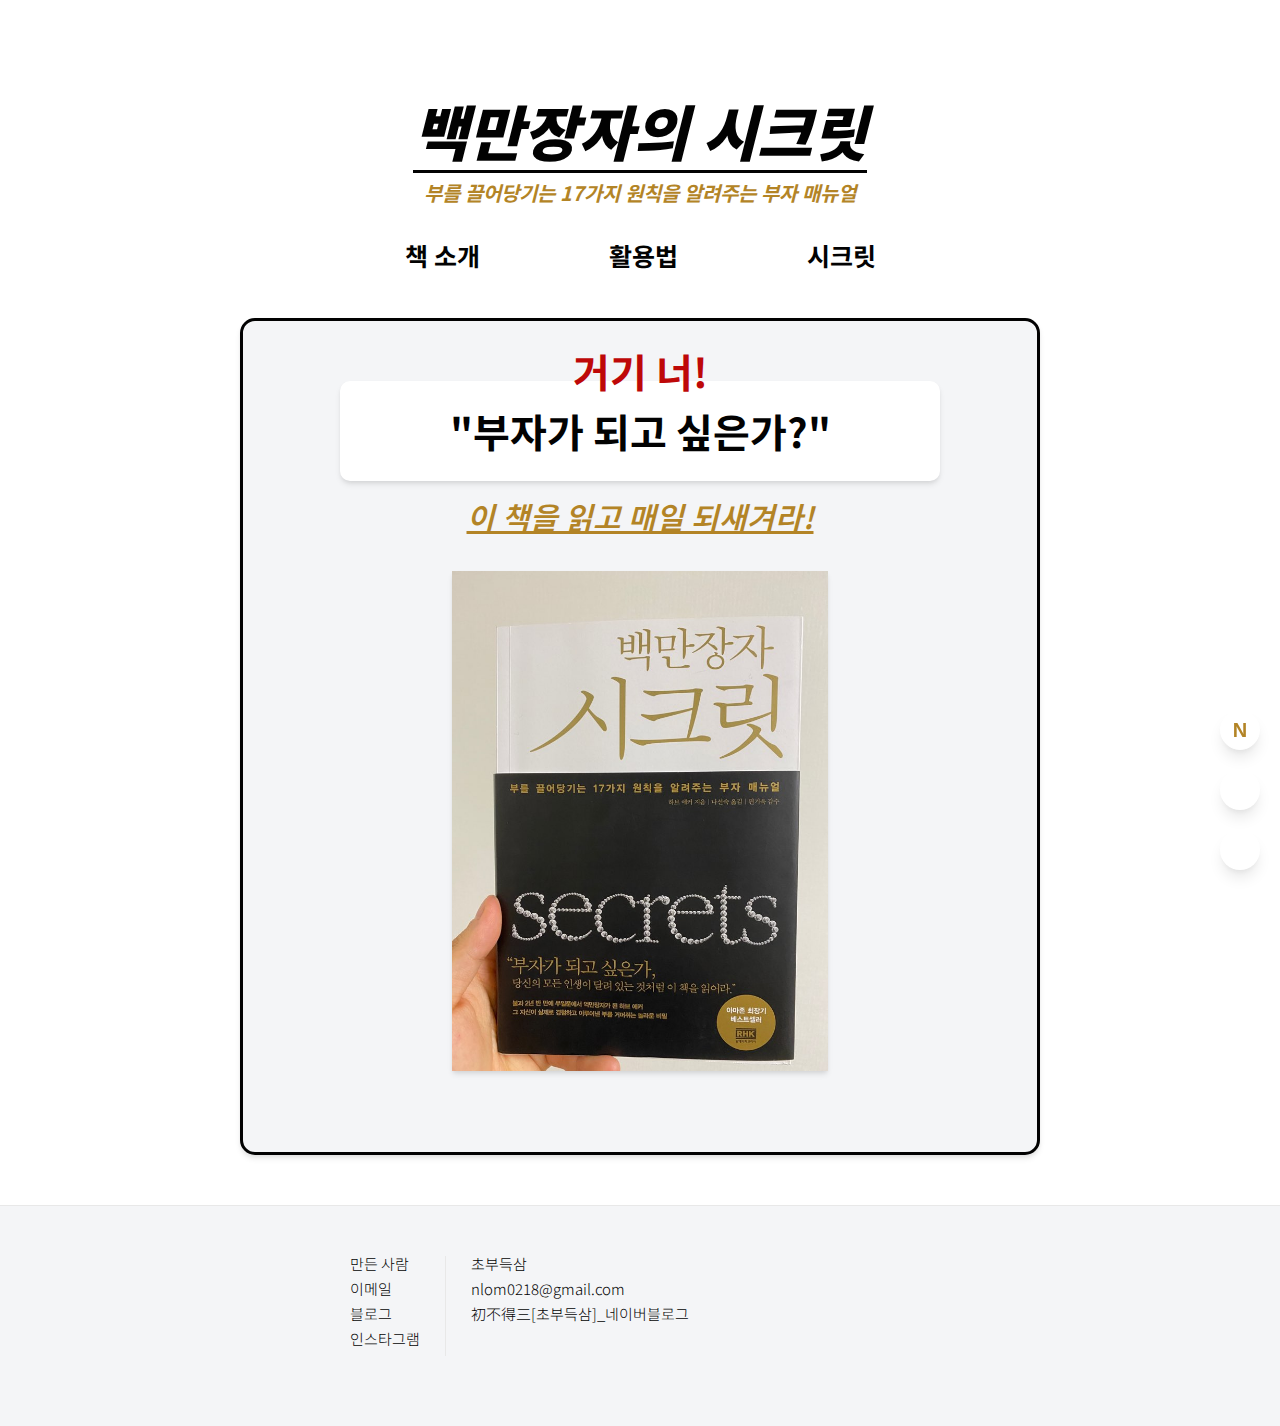
<file: index.html>
<!DOCTYPE html>
<html lang="en">
  <head>
    <meta charset="UTF-8" />
    <meta name="viewport" content="width=device-width, initial-scale=1.0" />
    <title>백만장자의 시크릿</title>
    <link rel="stylesheet" href="css/styles.css" />
    <link
      rel="stylesheet"
      href="https://use.fontawesome.com/releases/v5.14.0/css/all.css"
      integrity="sha384-HzLeBuhoNPvSl5KYnjx0BT+WB0QEEqLprO+NBkkk5gbc67FTaL7XIGa2w1L0Xbgc"
      crossorigin="anonymous"
    />
  </head>
  <body id="body">
    <header class="main">
      <a href="index.html"><h1 class="main_title">백만장자의 시크릿</h1> </a>
      <h2 class="main_sub-title">
        부를 끌어당기는 17가지 원칙을 알려주는 부자 매뉴얼
      </h2>
    </header>
    <nav class="nav-bar">
      <ul class="list">
        <a href="intro.html">
          <li class="item">책 소개</li>
        </a>
        <a href="uses.html">
          <li class="item">활용법</li>
        </a>
        <a href="rule.html"> <li class="item">시크릿</li> </a>
      </ul>
    </nav>
    <div class="index content-frame">
      <div class="index_head">
        <div class="index_head_title">
          <div class="index_head_title_you">거기 너!</div>
          <div class="index_head_title_icon">
            <i class="fas fa-dollar-sign"></i>
          </div>
          <div class="index_head_title_name">"부자가 되고 싶은가?"</div>
          <div class="index_head_title_icon">
            <i class="fas fa-dollar-sign"></i>
          </div>
        </div>
        <div class="index_head_sub">이 책을 읽고 매일 되새겨라!</div>
        <div class="index_head_icon">
          <i class="fas fa-hand-point-down"></i>
        </div>
        <div class="index_head_img">
          <img src="images/bookcover.jpg" class="bookcover" />
        </div>
      </div>
    </div>
    <footer id="footer">
      <div class="footer-box">
        <div class="footer-left">
          <div class="footer_title">
            <div class="footer_title_list">만든 사람</div>
            <div class="footer_title_list">이메일</div>
            <div class="footer_title_list">블로그</div>
            <div class="footer_title_list">인스타그램</div>
          </div>
          <div class="footer_content">
            <div class="footer_content_list">초부득삼</div>
            <div class="footer_content_list">nlom0218@gmail.com</div>

            <div class="footer_content_list">
              <a href="https://blog.naver.com/nlom0218" target="blank"
                >初不得三[초부득삼]_네이버블로그</a
              >
            </div>
            <div class="footer_content_list">
              <a href="https://www.instagram.com/hhhong_dong/" target="blank"
                ><i class="fab fa-instagram"></i
              ></a>
            </div>
          </div>
        </div>
        <div class="footer_right">
          <i class="fab fa-instagram"></i>
          <i class="fas fa-chalkboard-teacher"></i>
        </div>
      </div>
    </footer>
    <div class="button">
      <input
        type="button"
        value="N"
        onclick="nightDayHandler(this)"
        class="change-button"
      />
      <a href="#body"
        ><div class="up-button"><i class="fas fa-angle-up"></i></div
      ></a>
      <a href="#footer"
        ><div class="down-button">
          <i class="fas fa-angle-down"></i></div
      ></a>
    </div>
    <script src="change-button.js"></script>
  </body>
</html>
</file>
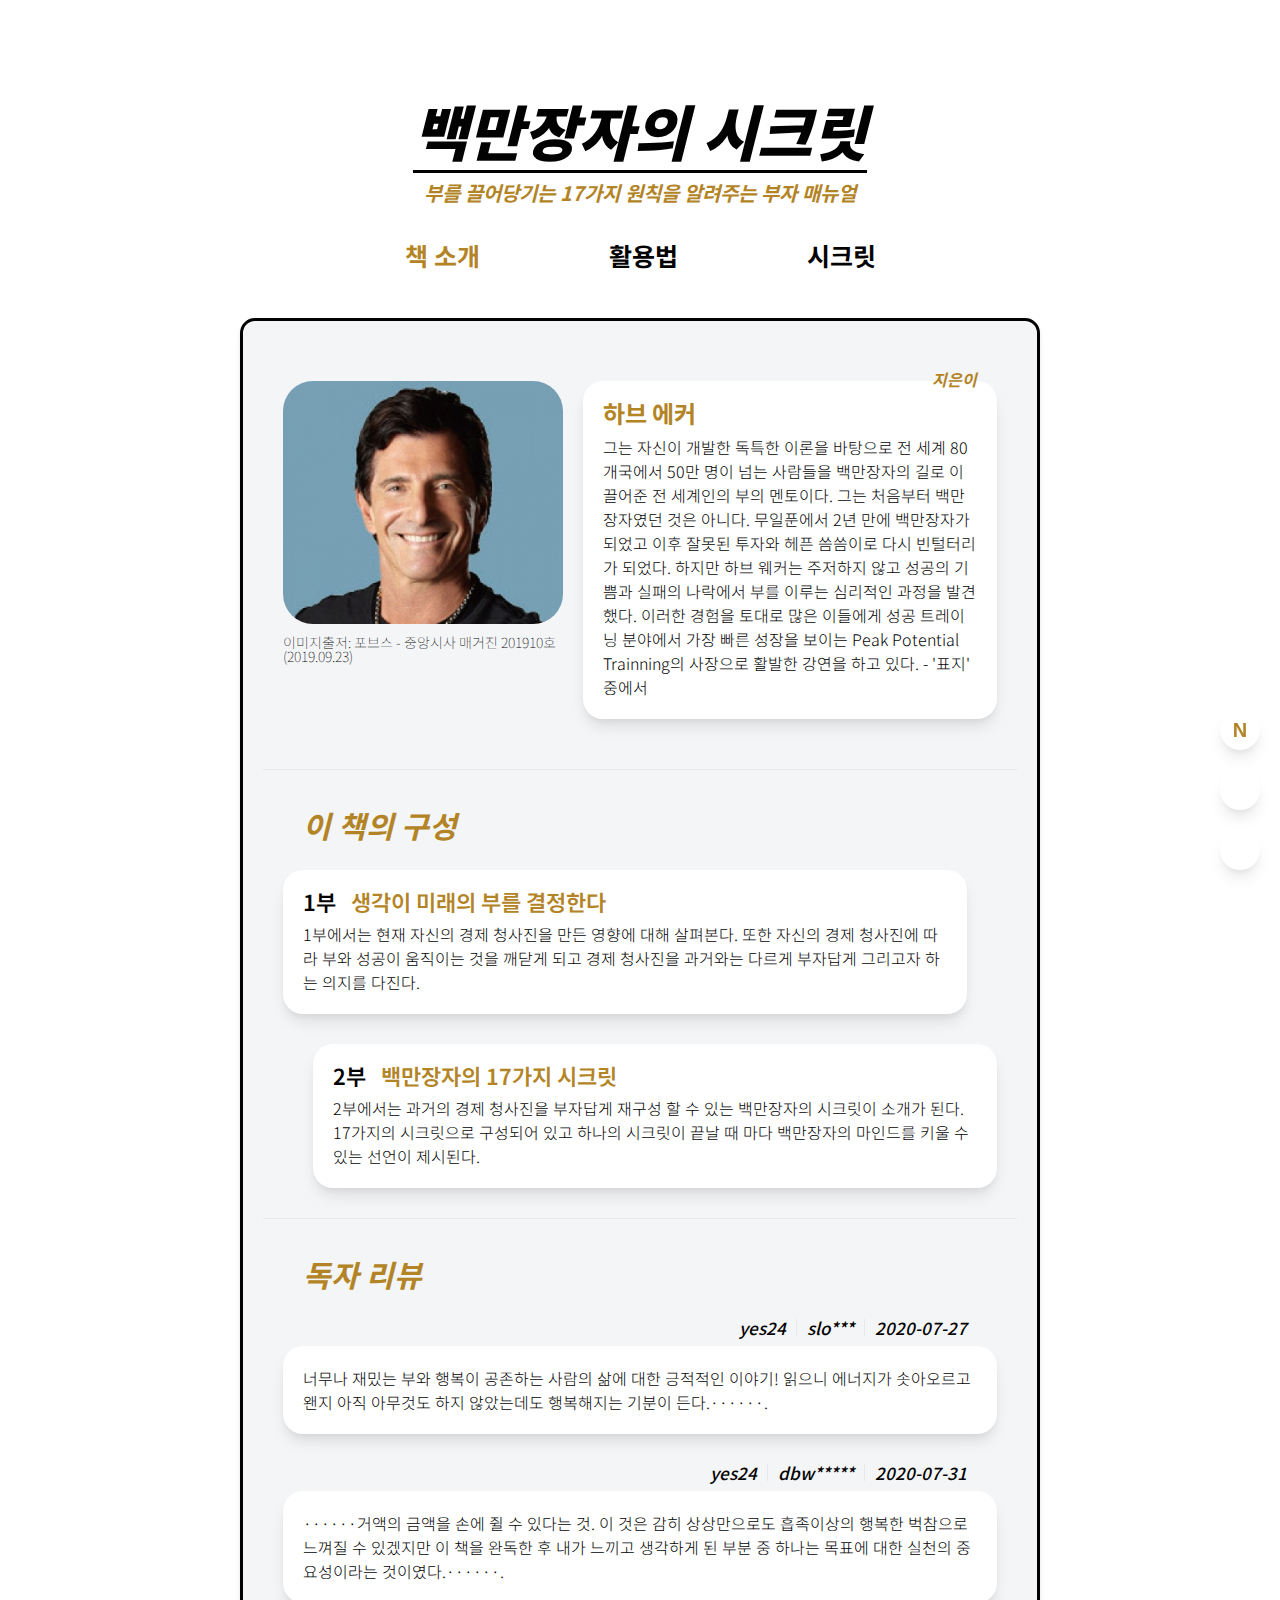
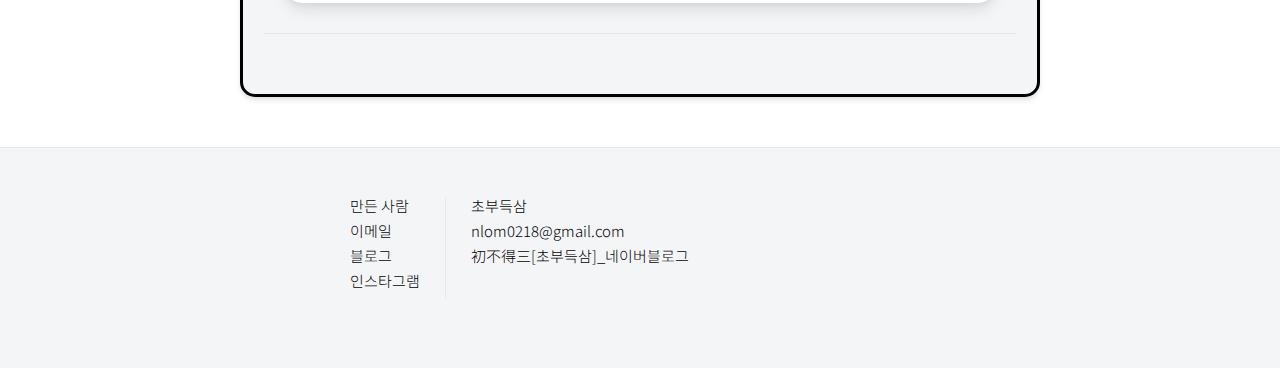
<file: intro.html>
<!DOCTYPE html>
<html lang="en">
  <head>
    <meta charset="UTF-8" />
    <meta name="viewport" content="width=device-width, initial-scale=1.0" />
    <title>백만장자의 시크릿</title>
    <link rel="stylesheet" href="css/styles.css" />
    <link
      rel="stylesheet"
      href="https://use.fontawesome.com/releases/v5.14.0/css/all.css"
      integrity="sha384-HzLeBuhoNPvSl5KYnjx0BT+WB0QEEqLprO+NBkkk5gbc67FTaL7XIGa2w1L0Xbgc"
      crossorigin="anonymous"
    />
  </head>
  <body id="body">
    <header class="main">
      <a href="index.html"><h1 class="main_title">백만장자의 시크릿</h1></a>
      <h2 class="main_sub-title">
        부를 끌어당기는 17가지 원칙을 알려주는 부자 매뉴얼
      </h2>
    </header>
    <nav class="nav-bar1">
      <ul class="list">
        <a href="intro.html"><li class="item">책 소개</li> </a>
        <a href="uses.html"><li class="item">활용법</li> </a>
        <a href="rule.html"><li class="item">시크릿</li> </a>
      </ul>
    </nav>
    <div class="intro content-frame">
      <div class="intro_author">
        <div class="intro_author_img">
          <img src="images/harveker.jpg" class="author_avator" />
          <div class="intor_author_img_souce">
            <a
              href="https://jmagazine.joins.com/forbes/view/327672"
              target="blank"
              >이미지출저: 포브스 - 중앙시사 매거진 201910호(2019.09.23)</a
            >
          </div>
        </div>
        <div class="intro_author_content back">
          <h2>지은이</h2>
          <h3>하브 에커</h3>
          <span
            >그는 자신이 개발한 독특한 이론을 바탕으로 전 세계 80개국에서 50만
            명이 넘는 사람들을 백만장자의 길로 이끌어준 전 세계인의 부의
            멘토이다. 그는 처음부터 백만장자였던 것은 아니다. 무일푼에서 2년
            만에 백만장자가 되었고 이후 잘못된 투자와 헤픈 씀씀이로 다시
            빈털터리가 되었다. 하지만 하브 웨커는 주저하지 않고 성공의 기쁨과
            실패의 나락에서 부를 이루는 심리적인 과정을 발견했다. 이러한 경험을
            토대로 많은 이들에게 성공 트레이닝 분야에서 가장 빠른 성장을 보이는
            Peak Potential Trainning의 사장으로 활발한 강연을 하고 있다. -
            '표지' 중에서</span
          >
        </div>
      </div>
      <div class="intro_about-book about-book">
        <div class="about-book_title">이 책의 구성</div>
        <div class="about-book_partone partone">
          <div class="partone_content back">
            <div class="partone_content_up">
              <div class="partone_content_up_1">1부</div>
              <div class="partone_content_up_2">
                생각이 미래의 부를 결정한다
              </div>
            </div>
            <div class="partone_content_down">
              1부에서는 현재 자신의 경제 청사진을 만든 영향에 대해 살펴본다.
              또한 자신의 경제 청사진에 따라 부와 성공이 움직이는 것을 깨닫게
              되고 경제 청사진을 과거와는 다르게 부자답게 그리고자 하는 의지를
              다진다.
            </div>
          </div>
          <div class="partone_content_icon">
            <i class="fas fa-chalkboard-teacher"></i>
          </div>
        </div>
        <div class="about-book_parttwo back">
          <div class="parttwo_content_icon">
            <i class="fas fa-child"></i>
          </div>
          <div class="parttwo_content">
            <div class="parttwo_content_up">
              <div class="parttwo_content_up_1">2부</div>
              <div class="parttwo_content_up_2">
                백만장자의 17가지 시크릿
              </div>
            </div>
            <div class="parttwo_content_down">
              2부에서는 과거의 경제 청사진을 부자답게 재구성 할 수 있는
              백만장자의 시크릿이 소개가 된다. 17가지의 시크릿으로 구성되어 있고
              하나의 시크릿이 끝날 때 마다 백만장자의 마인드를 키울 수 있는
              선언이 제시된다.
            </div>
          </div>
        </div>
      </div>
      <div class="intro_review">
        <div class="about-review_title">독자 리뷰</div>
        <div class="intro_review_column">
          <div class="intro_review_info">
            <div class="intro_review_info_web">yes24</div>
            <div class="intro_review_info_reader">slo***</div>
            <div class="intro_review_info_date">2020-07-27</div>
          </div>
          <div class="intro_review_content review1">
            너무나 재밌는 부와 행복이 공존하는 사람의 삶에 대한 긍적적인 이야기!
            읽으니 에너지가 솟아오르고 왠지 아직 아무것도 하지 않았는데도
            행복해지는 기분이 든다.······.
          </div>
        </div>
        <div class="intro_review_column">
          <div class="intro_review_info">
            <div class="intro_review_info_web">yes24</div>
            <div class="intro_review_info_reader">dbw*****</div>
            <div class="intro_review_info_date">2020-07-31</div>
          </div>
          <div class="intro_review_content review2">
            ······거액의 금액을 손에 쥘 수 있다는 것. 이 것은 감히 상상만으로도
            흡족이상의 행복한 벅참으로 느껴질 수 있겠지만 이 책을 완독한 후 내가
            느끼고 생각하게 된 부분 중 하나는 목표에 대한 실천의 중요성이라는
            것이였다.······.
          </div>
        </div>
      </div>
    </div>
    <footer id="footer">
      <div class="footer-box">
        <div class="footer-left">
          <div class="footer_title">
            <div class="footer_title_list">만든 사람</div>
            <div class="footer_title_list">이메일</div>
            <div class="footer_title_list">블로그</div>
            <div class="footer_title_list">인스타그램</div>
          </div>
          <div class="footer_content">
            <div class="footer_content_list">초부득삼</div>
            <div class="footer_content_list">nlom0218@gmail.com</div>

            <div class="footer_content_list">
              <a href="https://blog.naver.com/nlom0218" target="blank"
                >初不得三[초부득삼]_네이버블로그</a
              >
            </div>
            <div class="footer_content_list">
              <a href="https://www.instagram.com/hhhong_dong/" target="blank"
                ><i class="fab fa-instagram"></i
              ></a>
            </div>
          </div>
        </div>
        <div class="footer_right">
          <i class="fab fa-instagram"></i>
          <i class="fas fa-chalkboard-teacher"></i>
        </div>
      </div>
    </footer>
    <div class="button">
      <input
        type="button"
        value="N"
        onclick="introNightDayHandler(this)"
        class="change-button"
      />
      <a href="#body"
        ><div class="up-button"><i class="fas fa-angle-up"></i></div
      ></a>
      <a href="#footer"
        ><div class="down-button">
          <i class="fas fa-angle-down"></i></div
      ></a>
    </div>
    <script src="change-button.js"></script>
  </body>
</html>
</file>
<file: css/styles.css>
@import url("https://fonts.googleapis.com/css2?family=Noto+Sans+KR:wght@100;300;400;500;700;900&display=swap");
@import "reset.css";
@import "header.css";
@import "nav-bar.css";
@import "index-content.css";
@import "footer.css";
@import "mobile.css";
@import "intro.css";
@import "button.css";
* {
  box-sizing: border-box;
}
body {
  background-color: white;
  width: 100%;
  color: #020202;
  font-family: "Noto Sans KR", sans-serif;
  display: flex;
  flex-direction: column;
  align-items: center;
  justify-content: center;
}

a {
  color: inherit;
  text-decoration: none;
}
</file>
